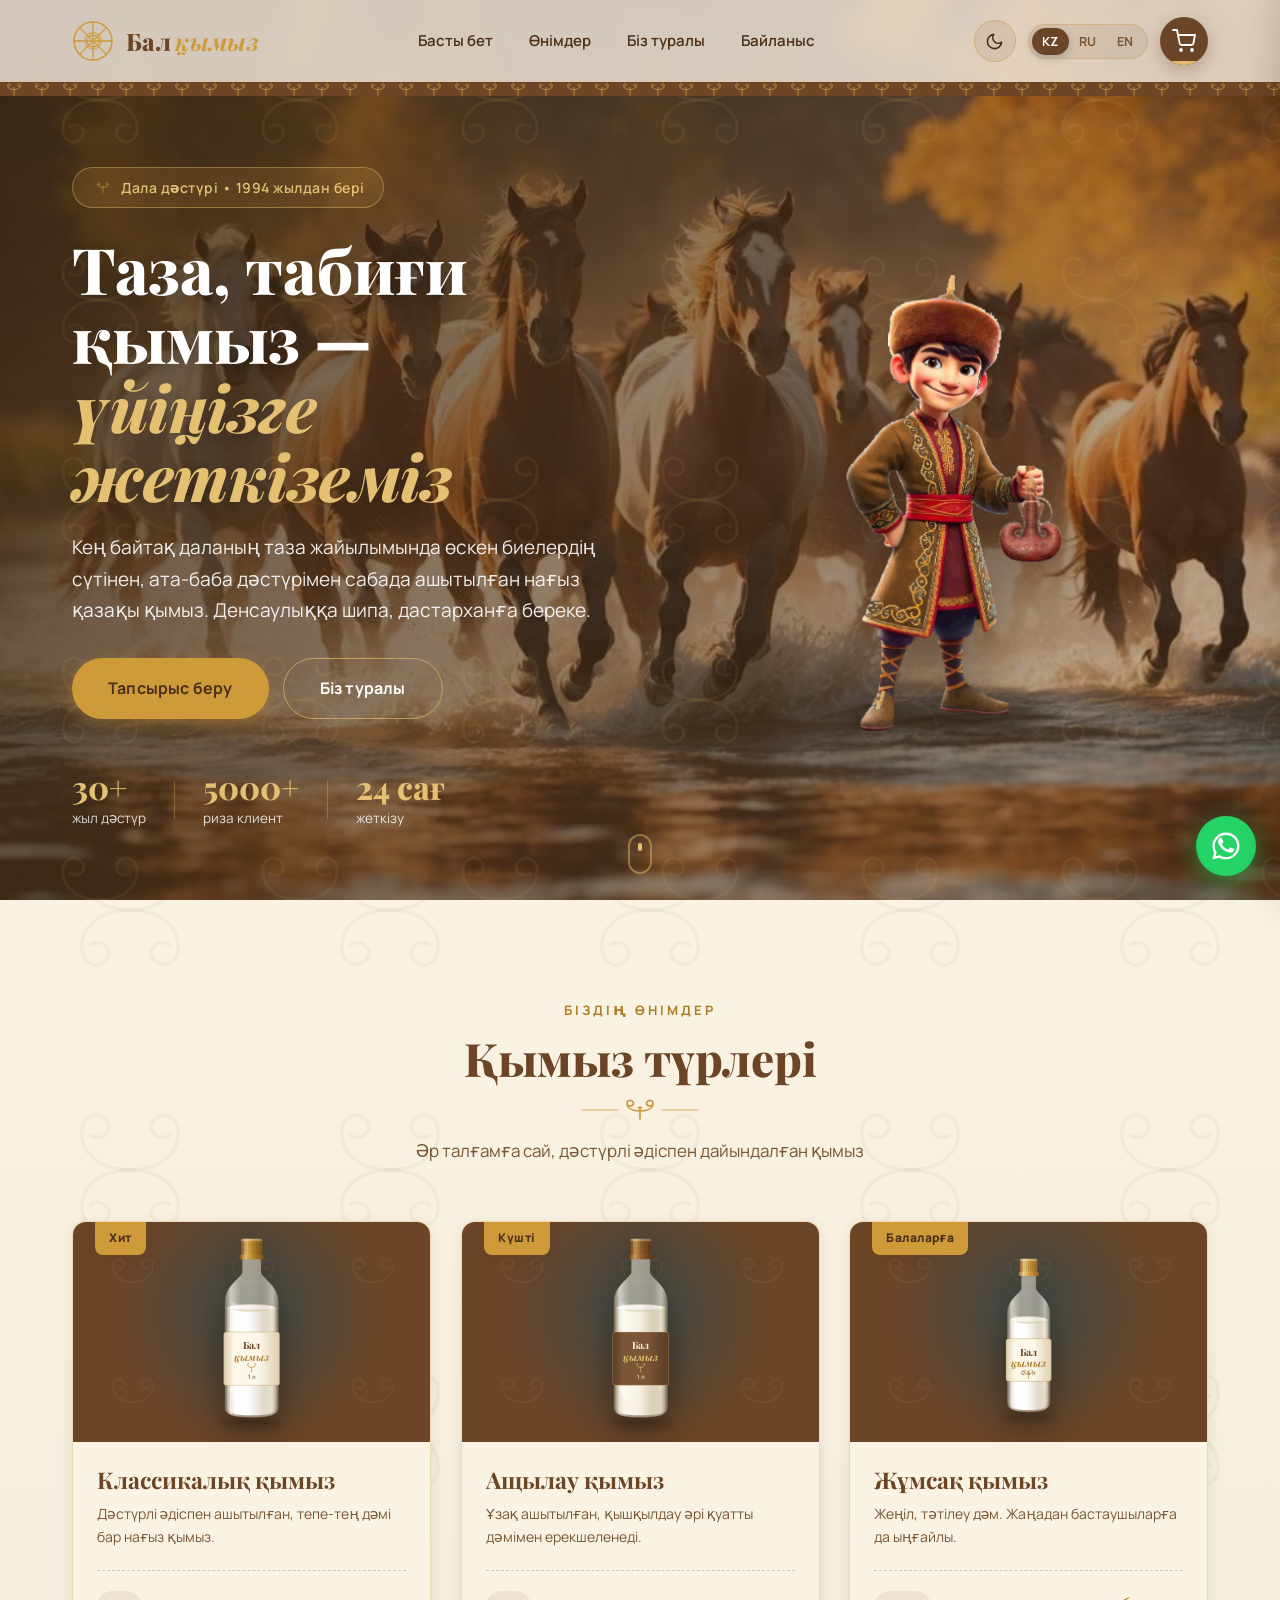
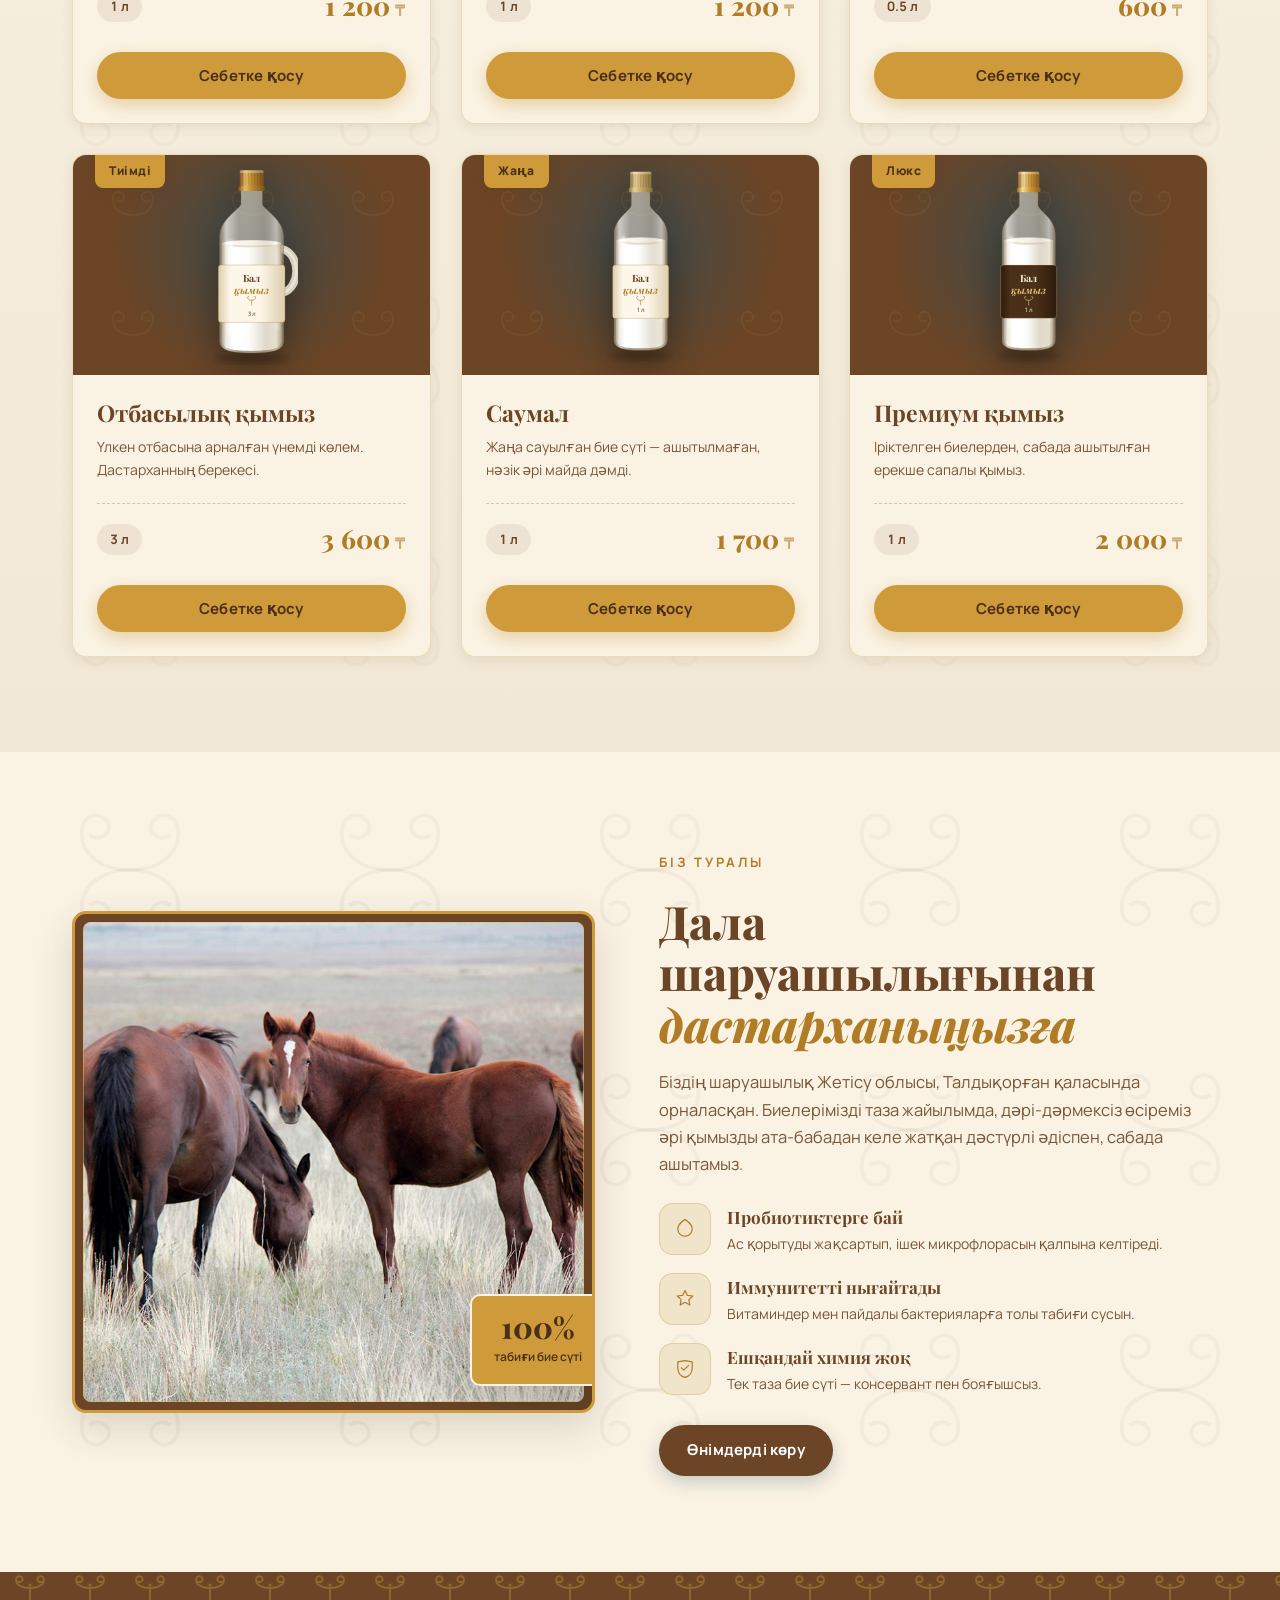
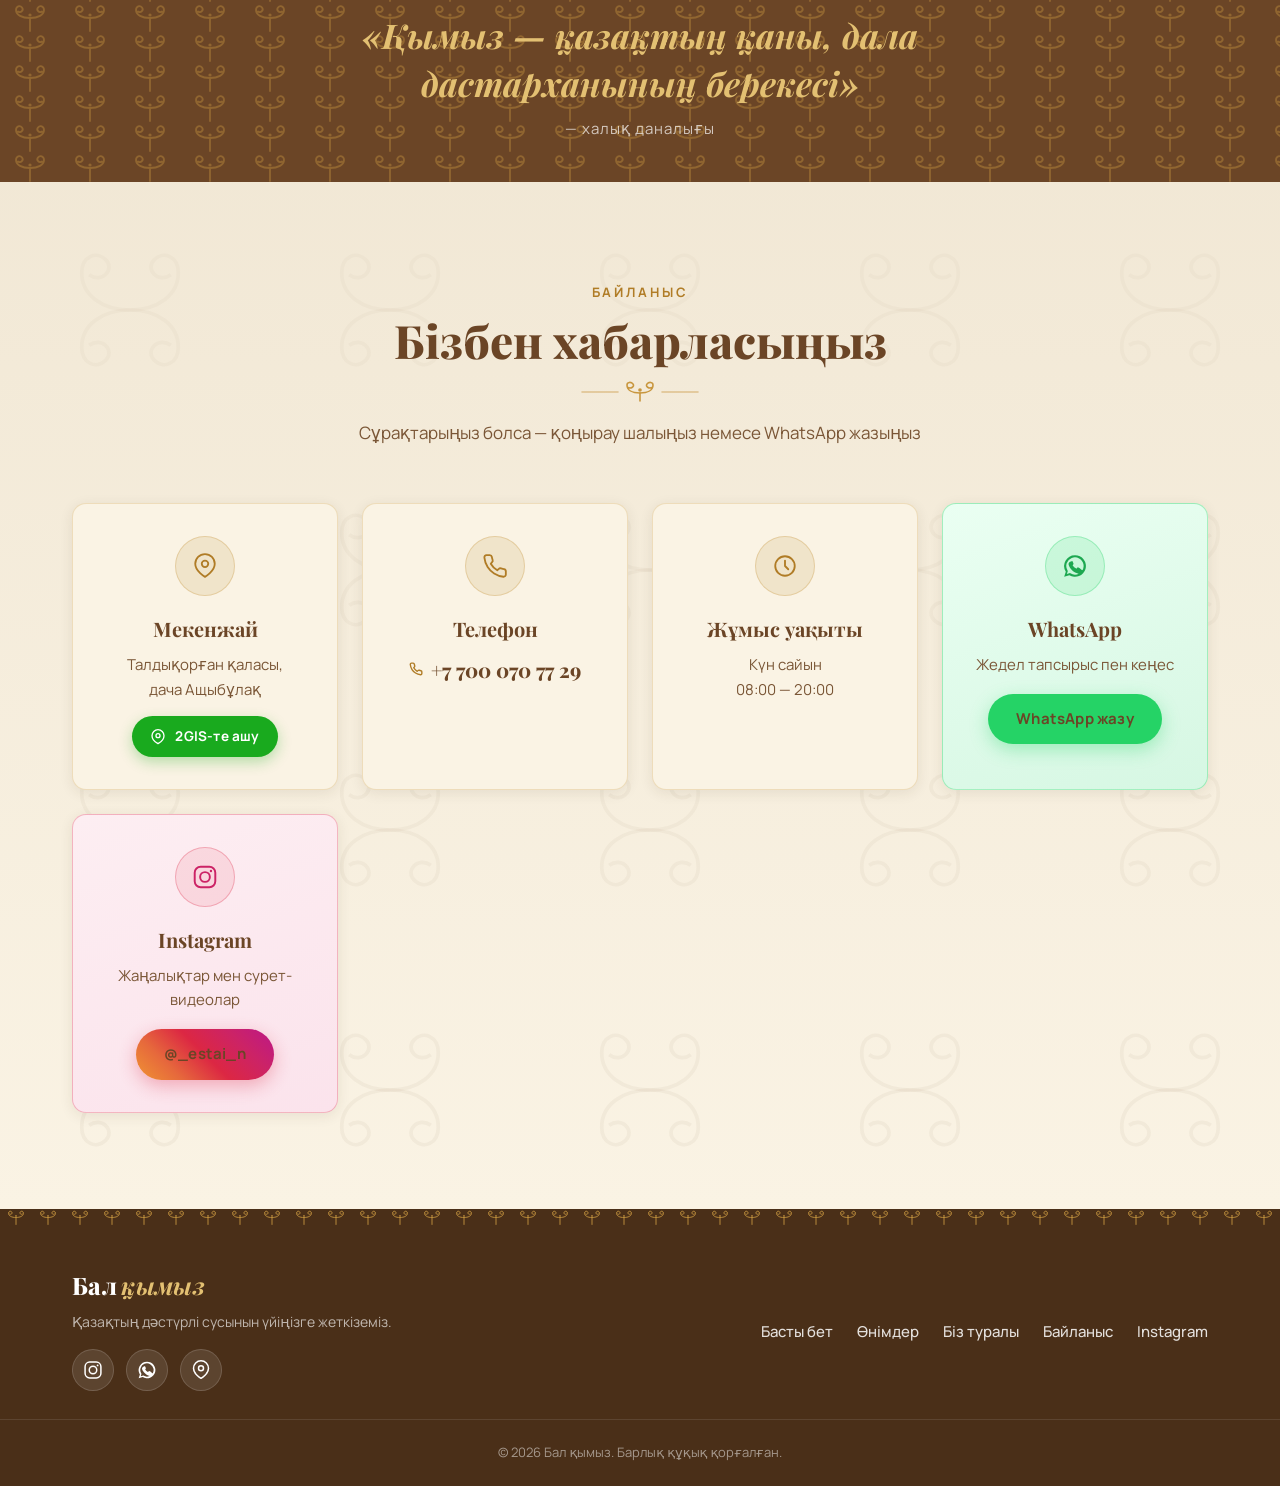
<file: index.html>
<!DOCTYPE html>
<html lang="kk">
<head>
  <meta charset="UTF-8" />
  <meta name="viewport" content="width=device-width, initial-scale=1.0" />
  <title>Бал қымыз — Дала дәстүрінің таза дәмі</title>
  <meta name="description" content="Ата-баба дәстүрімен сабада ашытылған таза әрі табиғи қымыз. Талдықорған қаласы. Үйіңізге жеткіземіз." />
  <meta name="theme-color" content="#6b4526" />

  <!-- ===== Сілтеме превьюі (WhatsApp, Instagram, Telegram, Facebook) ===== -->
  <meta property="og:type" content="website" />
  <meta property="og:site_name" content="Бал қымыз" />
  <meta property="og:url" content="https://qymyz-iota.vercel.app/" />
  <meta property="og:title" content="Бал қымыз — таза, табиғи қымыз үйіңізге" />
  <meta property="og:description" content="Ата-баба дәстүрімен сабада ашытылған нағыз қазақы қымыз. Талдықорған қаласы. Тапсырыс: +7 700 070 77 29" />
  <meta property="og:image" content="https://qymyz-iota.vercel.app/images/og.jpg" />
  <meta property="og:image:width" content="1200" />
  <meta property="og:image:height" content="630" />
  <meta property="og:image:alt" content="Бал қымыз — далада шауып бара жатқан жылқылар" />
  <meta property="og:locale" content="kk_KZ" />
  <meta property="og:locale:alternate" content="ru_RU" />
  <meta property="og:locale:alternate" content="en_US" />
  <meta name="twitter:card" content="summary_large_image" />
  <meta name="twitter:title" content="Бал қымыз — таза, табиғи қымыз үйіңізге" />
  <meta name="twitter:description" content="Ата-баба дәстүрімен сабада ашытылған нағыз қазақы қымыз. Талдықорған қаласы." />
  <meta name="twitter:image" content="https://qymyz-iota.vercel.app/images/og.jpg" />

  <!-- ===== Қойынды белгісі (favicon) — шаңырақ ===== -->
  <link rel="icon" type="image/svg+xml" href="data:image/svg+xml,%3Csvg xmlns='http://www.w3.org/2000/svg' viewBox='0 0 64 64'%3E%3Crect width='64' height='64' rx='14' fill='%236b4526'/%3E%3Cg fill='none' stroke='%23cf9a3a' stroke-width='3' stroke-linecap='round'%3E%3Ccircle cx='32' cy='32' r='20'/%3E%3Ccircle cx='32' cy='32' r='6.5'/%3E%3Cline x1='32' y1='12' x2='32' y2='52'/%3E%3Cline x1='12' y1='32' x2='52' y2='32'/%3E%3Cline x1='18' y1='18' x2='46' y2='46'/%3E%3Cline x1='46' y1='18' x2='18' y2='46'/%3E%3C/g%3E%3C/svg%3E" />
  <link rel="apple-touch-icon" href="images/icon-180.png" />

  <link rel="canonical" href="https://qymyz-iota.vercel.app/" />

  <!-- ===== Google-ға арналған құрылымдық дерек (жергілікті бизнес) ===== -->
  <script type="application/ld+json">
  {
    "@context": "https://schema.org",
    "@type": "LocalBusiness",
    "name": "Бал қымыз",
    "description": "Ата-баба дәстүрімен сабада ашытылған таза әрі табиғи қымыз. Талдықорған қаласы бойынша жеткіземіз.",
    "url": "https://qymyz-iota.vercel.app/",
    "image": "https://qymyz-iota.vercel.app/images/og.jpg",
    "telephone": "+77000707729",
    "priceRange": "600–3600 ₸",
    "currenciesAccepted": "KZT",
    "address": {
      "@type": "PostalAddress",
      "streetAddress": "дача Ащыбұлақ",
      "addressLocality": "Талдықорған",
      "addressRegion": "Жетісу облысы",
      "addressCountry": "KZ"
    },
    "geo": {
      "@type": "GeoCoordinates",
      "latitude": 45.023915,
      "longitude": 78.453023
    },
    "openingHoursSpecification": [{
      "@type": "OpeningHoursSpecification",
      "dayOfWeek": ["Monday","Tuesday","Wednesday","Thursday","Friday","Saturday","Sunday"],
      "opens": "08:00",
      "closes": "20:00"
    }],
    "sameAs": [
      "https://instagram.com/_estai_n",
      "https://2gis.kz/almaty/geo/70030076977916638/78.453023,45.023915"
    ],
    "makesOffer": [
      { "@type": "Offer", "itemOffered": { "@type": "Product", "name": "Классикалық қымыз, 1 л" }, "price": "1200", "priceCurrency": "KZT" },
      { "@type": "Offer", "itemOffered": { "@type": "Product", "name": "Саумал, 1 л" }, "price": "1700", "priceCurrency": "KZT" },
      { "@type": "Offer", "itemOffered": { "@type": "Product", "name": "Премиум қымыз, 1 л" }, "price": "2000", "priceCurrency": "KZT" }
    ]
  }
  </script>

  <link rel="preconnect" href="https://fonts.googleapis.com" />
  <link rel="preconnect" href="https://fonts.gstatic.com" crossorigin />
  <link href="https://fonts.googleapis.com/css2?family=Playfair+Display:ital,wght@0,500;0,700;0,800;0,900;1,500;1,700&family=Manrope:wght@400;500;600;700&display=swap" rel="stylesheet" />
  <link rel="stylesheet" href="styles.css?v=2" />
</head>
<body>

  <!-- ================= HEADER / NAVBAR ================= -->
  <header class="header" id="header">
    <div class="container header__inner">
      <a href="#hero" class="logo" aria-label="Бал қымыз">
        <span class="logo__mark" aria-hidden="true">
          <!-- Шаңырақ таңбасы -->
          <svg viewBox="0 0 64 64" width="42" height="42">
            <circle cx="32" cy="32" r="29" fill="none" stroke="currentColor" stroke-width="2.4"/>
            <circle cx="32" cy="32" r="9"  fill="none" stroke="currentColor" stroke-width="2"/>
            <g stroke="currentColor" stroke-width="2" stroke-linecap="round">
              <line x1="32" y1="4"  x2="32" y2="60"/>
              <line x1="4"  y1="32" x2="60" y2="32"/>
              <line x1="12" y1="12" x2="52" y2="52"/>
              <line x1="52" y1="12" x2="12" y2="52"/>
            </g>
            <g stroke="currentColor" stroke-width="1.6" fill="none" opacity=".9">
              <path d="M23 23 Q32 16 41 23"/>
              <path d="M23 41 Q32 48 41 41"/>
              <path d="M23 23 Q16 32 23 41"/>
              <path d="M41 23 Q48 32 41 41"/>
            </g>
          </svg>
        </span>
        <span class="logo__text">Бал<em>қымыз</em></span>
      </a>

      <nav class="nav" id="nav">
        <a href="#hero" class="nav__link" data-i18n="nav_home">Басты бет</a>
        <a href="#products" class="nav__link" data-i18n="nav_products">Өнімдер</a>
        <a href="#about" class="nav__link" data-i18n="nav_about">Біз туралы</a>
        <a href="#contact" class="nav__link" data-i18n="nav_contact">Байланыс</a>
      </nav>

      <div class="header__actions">
        <button class="theme-btn" id="themeBtn" aria-label="Түнгі/күндізгі режим" title="Түнгі режим">
          <svg class="ico-moon" viewBox="0 0 24 24" fill="none" stroke="currentColor" stroke-width="2" stroke-linecap="round" stroke-linejoin="round"><path d="M21 12.8A9 9 0 1 1 11.2 3a7 7 0 0 0 9.8 9.8z"/></svg>
          <svg class="ico-sun" viewBox="0 0 24 24" fill="none" stroke="currentColor" stroke-width="2" stroke-linecap="round" stroke-linejoin="round"><circle cx="12" cy="12" r="4.5"/><path d="M12 2v2.5M12 19.5V22M2 12h2.5M19.5 12H22M4.9 4.9l1.8 1.8M17.3 17.3l1.8 1.8M19.1 4.9l-1.8 1.8M6.7 17.3l-1.8 1.8"/></svg>
        </button>
        <div class="lang" id="lang" role="group" aria-label="Тіл / Язык / Language">
          <button class="lang__btn" data-lang="kz">KZ</button>
          <button class="lang__btn" data-lang="ru">RU</button>
          <button class="lang__btn" data-lang="en">EN</button>
        </div>
        <button class="cart-btn" id="cartBtn" aria-label="Себетті ашу">
          <span class="cart-btn__liquid" id="cartLiquid" aria-hidden="true"></span>
          <svg viewBox="0 0 24 24" width="24" height="24" fill="none" stroke="currentColor" stroke-width="1.8" stroke-linecap="round" stroke-linejoin="round">
            <circle cx="9" cy="21" r="1"/><circle cx="20" cy="21" r="1"/>
            <path d="M1 1h4l2.68 13.39a2 2 0 0 0 2 1.61h9.72a2 2 0 0 0 2-1.61L23 6H6"/>
          </svg>
          <span class="cart-btn__count" id="cartCount">0</span>
        </button>
        <button class="burger" id="burger" aria-label="Мәзір">
          <span></span><span></span><span></span>
        </button>
      </div>
    </div>
    <!-- Ою-өрнек жолағы -->
    <div class="ornament-band" aria-hidden="true"></div>
  </header>

  <!-- ================= HERO ================= -->
  <section class="hero" id="hero">
    <div class="hero__pattern" aria-hidden="true"></div>
    <div class="container hero__inner">
      <div class="hero__content">
        <span class="hero__badge" data-i18n="hero_badge">Дала дәстүрі • 1994 жылдан бері</span>
        <h1 class="hero__title" data-i18n="hero_title">Таза, табиғи қымыз —<br><span>үйіңізге жеткіземіз</span></h1>
        <p class="hero__text" data-i18n="hero_text">
          Кең байтақ даланың таза жайылымында өскен биелердің сүтінен,
          ата-баба дәстүрімен сабада ашытылған нағыз қазақы қымыз.
          Денсаулыққа шипа, дастарханға береке.
        </p>
        <div class="hero__actions">
          <a href="#products" class="btn btn--gold btn--lg" data-i18n="hero_order">Тапсырыс беру</a>
          <a href="#about" class="btn btn--outline btn--lg" data-i18n="hero_about">Біз туралы</a>
        </div>
        <div class="hero__stats">
          <div><strong>30+</strong><span data-i18n="stat_years">жыл дәстүр</span></div>
          <div class="hero__stats-div" aria-hidden="true"></div>
          <div><strong>5000+</strong><span data-i18n="stat_clients">риза клиент</span></div>
          <div class="hero__stats-div" aria-hidden="true"></div>
          <div><strong data-i18n="stat_24">24 сағ</strong><span data-i18n="stat_delivery">жеткізу</span></div>
        </div>
      </div>

      <!-- 3D қымыз құйылу сахнасы (көп қабатты, parallax) -->
      <div class="hero__visual" aria-hidden="true">
        <div class="scene3d" id="scene3d">

          <!-- ортақ градиенттер мен филтрлер -->
          <svg class="defs-svg" width="0" height="0" viewBox="0 0 380 470">
            <defs>
              <linearGradient id="chapanG" x1="0" y1="0" x2="1" y2="1">
                <stop offset="0" stop-color="#8a5a2e"/><stop offset="0.55" stop-color="#6b4526"/><stop offset="1" stop-color="#4a2f18"/>
              </linearGradient>
              <linearGradient id="sleeveG" x1="0" y1="0" x2="1" y2="0">
                <stop offset="0" stop-color="#5c3a1f"/><stop offset="1" stop-color="#7a5028"/>
              </linearGradient>
              <radialGradient id="skinG" cx="0.4" cy="0.35" r="0.8">
                <stop offset="0" stop-color="#f2c79c"/><stop offset="1" stop-color="#dda474"/>
              </radialGradient>
              <radialGradient id="keseG" cx="0.42" cy="0.28" r="0.9">
                <stop offset="0" stop-color="#faf3e4"/><stop offset="1" stop-color="#d8c6a2"/>
              </radialGradient>
              <radialGradient id="milkTop" cx="0.4" cy="0.35" r="0.85">
                <stop offset="0" stop-color="#ffffff"/><stop offset="1" stop-color="#f0e8d6"/>
              </radialGradient>
              <filter id="blurS"><feGaussianBlur stdDeviation="7"/></filter>
            </defs>
          </svg>

          <!-- ҚАБАТ 1: жер көлеңкесі -->
          <div class="layer layer--shadow">
            <svg viewBox="0 0 380 470">
              <ellipse class="pour-shadow" cx="190" cy="436" rx="96" ry="15" fill="#1a0e05" opacity=".32" filter="url(#blurS)"/>
            </svg>
          </div>

          <!-- ҚАБАТ 2: БАЛА (сурет) -->
          <div class="layer layer--bowl">
            <img class="kid-img" src="images/aldar.webp" alt="" width="529" height="1115" decoding="async" />
          </div>

          <!-- ҚАБАТ 3: кеседен көтерілген жеңіл бу -->
          <div class="layer layer--jug">
            <svg viewBox="0 0 380 470">
              <g fill="none" stroke="#f4ecd9" stroke-width="2.6" stroke-linecap="round" opacity="0">
                <path d="M176 226 q-5 -12 1 -22 q5 -9 1 -18">
                  <animate attributeName="opacity" values="0;.45;0" dur="3.4s" repeatCount="indefinite"/>
                  <animateTransform attributeName="transform" type="translate" values="0 6; 0 -22" dur="3.4s" repeatCount="indefinite"/>
                </path>
                <path d="M190 222 q5 -13 -1 -23 q-5 -9 0 -17">
                  <animate attributeName="opacity" values="0;.4;0" dur="3.8s" begin="1.1s" repeatCount="indefinite"/>
                  <animateTransform attributeName="transform" type="translate" values="0 6; 0 -26" dur="3.8s" begin="1.1s" repeatCount="indefinite"/>
                </path>
                <path d="M205 226 q-5 -11 1 -20">
                  <animate attributeName="opacity" values="0;.35;0" dur="3.2s" begin="2.2s" repeatCount="indefinite"/>
                  <animateTransform attributeName="transform" type="translate" values="0 6; 0 -20" dur="3.2s" begin="2.2s" repeatCount="indefinite"/>
                </path>
              </g>
            </svg>
          </div>

        </div>
      </div>
    </div>
    <div class="hero__scroll" aria-hidden="true"><span></span></div>
  </section>

  <!-- ================= PRODUCTS ================= -->
  <section class="section products" id="products">
    <div class="container">
      <div class="section__head">
        <span class="section__eyebrow" data-i18n="prod_eyebrow">Біздің өнімдер</span>
        <h2 class="section__title" data-i18n="prod_title">Қымыз түрлері</h2>
        <div class="section__deco" aria-hidden="true"></div>
        <p class="section__subtitle" data-i18n="prod_subtitle">Әр талғамға сай, дәстүрлі әдіспен дайындалған қымыз</p>
      </div>

      <div class="products__grid" id="productsGrid"><!-- JS --></div>
    </div>
  </section>

  <!-- ================= ABOUT ================= -->
  <section class="section about" id="about">
    <div class="container about__inner">
      <div class="about__media">
        <div class="about__frame">
          <img class="about__art" src="images/about.jpg" alt="Далада жайылып жүрген жылқылар" loading="lazy" />
          <div class="about__badge">
            <strong>100%</strong><span data-i18n="about_badge">табиғи бие сүті</span>
          </div>
        </div>
      </div>

      <div class="about__content">
        <span class="section__eyebrow" data-i18n="about_eyebrow">Біз туралы</span>
        <h2 class="section__title" data-i18n="about_title">Дала шаруашылығынан <em>дастарханыңызға</em></h2>
        <p class="about__lead" data-i18n="about_lead">
          Біздің шаруашылық Жетісу облысы, Талдықорған қаласында орналасқан.
          Биелерімізді таза жайылымда, дәрі-дәрмексіз өсіреміз әрі қымызды
          ата-бабадан келе жатқан дәстүрлі әдіспен, сабада ашытамыз.
        </p>
        <ul class="about__list">
          <li>
            <span class="about__ico" aria-hidden="true">
              <svg viewBox="0 0 40 40" width="24" height="24" fill="none" stroke="currentColor" stroke-width="2" stroke-linecap="round" stroke-linejoin="round"><path d="M20 4c-6 4-12 8-12 16a12 12 0 0 0 24 0c0-8-6-12-12-16z"/></svg>
            </span>
            <div><strong data-i18n="feat1_t">Пробиотиктерге бай</strong><p data-i18n="feat1_d">Ас қорытуды жақсартып, ішек микрофлорасын қалпына келтіреді.</p></div>
          </li>
          <li>
            <span class="about__ico" aria-hidden="true">
              <svg viewBox="0 0 40 40" width="24" height="24" fill="none" stroke="currentColor" stroke-width="2" stroke-linecap="round" stroke-linejoin="round"><path d="M20 6l4 8 9 1-6.5 6 1.5 9-8-4.5-8 4.5 1.5-9L7 15l9-1z"/></svg>
            </span>
            <div><strong data-i18n="feat2_t">Иммунитетті нығайтады</strong><p data-i18n="feat2_d">Витаминдер мен пайдалы бактерияларға толы табиғи сусын.</p></div>
          </li>
          <li>
            <span class="about__ico" aria-hidden="true">
              <svg viewBox="0 0 40 40" width="24" height="24" fill="none" stroke="currentColor" stroke-width="2" stroke-linecap="round" stroke-linejoin="round"><path d="M20 34c8-2 12-8 12-16V8l-12-2L8 8v10c0 8 4 14 12 16z"/><path d="M14 18l4 4 8-8"/></svg>
            </span>
            <div><strong data-i18n="feat3_t">Ешқандай химия жоқ</strong><p data-i18n="feat3_d">Тек таза бие сүті — консервант пен бояғышсыз.</p></div>
          </li>
        </ul>
        <a href="#products" class="btn btn--dark" data-i18n="about_view">Өнімдерді көру</a>
      </div>
    </div>
  </section>

  <!-- ================= QUOTE / BÖLGİŞ ================= -->
  <section class="quote">
    <div class="quote__pattern" aria-hidden="true"></div>
    <div class="container">
      <p class="quote__text" data-i18n="quote_text">«Қымыз — қазақтың қаны, дала дастарханының берекесі»</p>
      <span class="quote__author" data-i18n="quote_author">— халық даналығы</span>
    </div>
  </section>

  <!-- ================= CONTACT ================= -->
  <section class="section contact" id="contact">
    <div class="container">
      <div class="section__head">
        <span class="section__eyebrow" data-i18n="contact_eyebrow">Байланыс</span>
        <h2 class="section__title" data-i18n="contact_title">Бізбен хабарласыңыз</h2>
        <div class="section__deco" aria-hidden="true"></div>
        <p class="section__subtitle" data-i18n="contact_subtitle">Сұрақтарыңыз болса — қоңырау шалыңыз немесе WhatsApp жазыңыз</p>
      </div>

      <div class="contact__grid">
        <div class="contact__card">
          <span class="contact__ico" aria-hidden="true">
            <svg viewBox="0 0 24 24" width="26" height="26" fill="none" stroke="currentColor" stroke-width="1.7" stroke-linecap="round" stroke-linejoin="round"><path d="M21 10c0 7-9 12-9 12s-9-5-9-12a9 9 0 0 1 18 0z"/><circle cx="12" cy="10" r="3"/></svg>
          </span>
          <h3 data-i18n="c_addr_t">Мекенжай</h3>
          <p data-i18n="c_addr_v">Талдықорған қаласы,<br>дача Ащыбұлақ</p>
          <a href="https://2gis.kz/almaty/geo/70030076977916638/78.453023,45.023915" target="_blank" rel="noopener" class="btn btn--map">
            <svg viewBox="0 0 24 24" width="16" height="16" fill="none" stroke="currentColor" stroke-width="2" stroke-linecap="round" stroke-linejoin="round"><path d="M21 10c0 7-9 12-9 12s-9-5-9-12a9 9 0 0 1 18 0z"/><circle cx="12" cy="10" r="3"/></svg>
            <span data-i18n="c_addr_map">2GIS-те ашу</span>
          </a>
        </div>
        <div class="contact__card">
          <span class="contact__ico" aria-hidden="true">
            <svg viewBox="0 0 24 24" width="26" height="26" fill="none" stroke="currentColor" stroke-width="1.7" stroke-linecap="round" stroke-linejoin="round"><path d="M22 16.9v3a2 2 0 0 1-2.2 2 19.8 19.8 0 0 1-8.6-3 19.5 19.5 0 0 1-6-6 19.8 19.8 0 0 1-3-8.6A2 2 0 0 1 4.1 2h3a2 2 0 0 1 2 1.7c.1.9.4 1.8.7 2.7a2 2 0 0 1-.5 2.1L8.1 9.9a16 16 0 0 0 6 6l1.4-1.2a2 2 0 0 1 2.1-.5c.9.3 1.8.6 2.7.7a2 2 0 0 1 1.7 2z"/></svg>
          </span>
          <h3 data-i18n="c_phone_t">Телефон</h3>
          <p><a href="tel:+77000707729" class="phone-link">
            <svg viewBox="0 0 24 24" width="14" height="14" fill="none" stroke="currentColor" stroke-width="2.4" stroke-linecap="round" stroke-linejoin="round"><path d="M22 16.9v3a2 2 0 0 1-2.2 2 19.8 19.8 0 0 1-8.6-3 19.5 19.5 0 0 1-6-6 19.8 19.8 0 0 1-3-8.6A2 2 0 0 1 4.1 2h3a2 2 0 0 1 2 1.7c.1.9.4 1.8.7 2.7a2 2 0 0 1-.5 2.1L8.1 9.9a16 16 0 0 0 6 6l1.4-1.2a2 2 0 0 1 2.1-.5c.9.3 1.8.6 2.7.7a2 2 0 0 1 1.7 2z"/></svg>
            +7 700 070 77 29
          </a></p>
        </div>
        <div class="contact__card">
          <span class="contact__ico" aria-hidden="true">
            <svg viewBox="0 0 24 24" width="26" height="26" fill="none" stroke="currentColor" stroke-width="1.7" stroke-linecap="round" stroke-linejoin="round"><circle cx="12" cy="12" r="9"/><path d="M12 7v5l3 3"/></svg>
          </span>
          <h3 data-i18n="c_hours_t">Жұмыс уақыты</h3>
          <p data-i18n="c_hours_v">Күн сайын<br>08:00 — 20:00</p>
        </div>
        <div class="contact__card contact__card--wa">
          <span class="contact__ico" aria-hidden="true">
            <svg viewBox="0 0 24 24" width="26" height="26" fill="currentColor"><path d="M12 2a10 10 0 0 0-8.5 15.3L2 22l4.8-1.5A10 10 0 1 0 12 2zm0 18a8 8 0 0 1-4.3-1.3l-.3-.2-2.9.9.9-2.8-.2-.3A8 8 0 1 1 12 20zm4.4-6c-.2-.1-1.4-.7-1.6-.8-.2-.1-.4-.1-.5.1l-.7.9c-.1.1-.3.2-.5.1a6.5 6.5 0 0 1-3.2-2.8c-.1-.2 0-.4.1-.5l.4-.5.2-.4v-.4l-.8-1.8c-.2-.5-.4-.4-.5-.4h-.5a1 1 0 0 0-.7.3A3 3 0 0 0 6 9.9c0 1.7 1.3 3.4 1.4 3.6.2.2 2.5 3.8 6 5 .8.3 1.5.5 2 .6.8.1 1.5.1 2-.1.6-.2 1.4-.9 1.6-1.5.2-.6.2-1 .1-1.1z"/></svg>
          </span>
          <h3>WhatsApp</h3>
          <p data-i18n="c_wa_v">Жедел тапсырыс пен кеңес</p>
          <a href="https://wa.me/77000707729" target="_blank" rel="noopener" class="btn btn--wa" data-i18n="c_wa_btn">WhatsApp жазу</a>
        </div>
        <div class="contact__card contact__card--ig">
          <span class="contact__ico" aria-hidden="true">
            <svg viewBox="0 0 24 24" width="26" height="26" fill="none" stroke="currentColor" stroke-width="1.8" stroke-linecap="round" stroke-linejoin="round"><rect x="2.5" y="2.5" width="19" height="19" rx="5.5"/><circle cx="12" cy="12" r="4.5"/><circle cx="17.5" cy="6.5" r="1.1" fill="currentColor" stroke="none"/></svg>
          </span>
          <h3>Instagram</h3>
          <p data-i18n="c_ig_v">Жаңалықтар мен сурет-видеолар</p>
          <a href="https://instagram.com/_estai_n" target="_blank" rel="noopener" class="btn btn--ig">@_estai_n</a>
        </div>
      </div>
    </div>
  </section>

  <!-- ================= FOOTER ================= -->
  <footer class="footer">
    <div class="footer__band" aria-hidden="true"></div>
    <div class="container footer__inner">
      <div class="footer__brand">
        <span class="logo__text">Бал<em>қымыз</em></span>
        <p data-i18n="footer_tagline">Қазақтың дәстүрлі сусынын үйіңізге жеткіземіз.</p>
        <div class="footer__social">
          <a href="https://instagram.com/_estai_n" target="_blank" rel="noopener" class="footer__soc-btn" aria-label="Instagram">
            <svg viewBox="0 0 24 24" width="20" height="20" fill="none" stroke="currentColor" stroke-width="1.8" stroke-linecap="round" stroke-linejoin="round"><rect x="2.5" y="2.5" width="19" height="19" rx="5.5"/><circle cx="12" cy="12" r="4.5"/><circle cx="17.5" cy="6.5" r="1.1" fill="currentColor" stroke="none"/></svg>
          </a>
          <a href="https://wa.me/77000707729" target="_blank" rel="noopener" class="footer__soc-btn" aria-label="WhatsApp">
            <svg viewBox="0 0 24 24" width="20" height="20" fill="currentColor"><path d="M12 2a10 10 0 0 0-8.5 15.3L2 22l4.8-1.5A10 10 0 1 0 12 2zm0 18a8 8 0 0 1-4.3-1.3l-.3-.2-2.9.9.9-2.8-.2-.3A8 8 0 1 1 12 20zm4.4-6c-.2-.1-1.4-.7-1.6-.8-.2-.1-.4-.1-.5.1l-.7.9c-.1.1-.3.2-.5.1a6.5 6.5 0 0 1-3.2-2.8c-.1-.2 0-.4.1-.5l.4-.5.2-.4v-.4l-.8-1.8c-.2-.5-.4-.4-.5-.4h-.5a1 1 0 0 0-.7.3A3 3 0 0 0 6 9.9c0 1.7 1.3 3.4 1.4 3.6.2.2 2.5 3.8 6 5 .8.3 1.5.5 2 .6.8.1 1.5.1 2-.1.6-.2 1.4-.9 1.6-1.5.2-.6.2-1 .1-1.1z"/></svg>
          </a>
          <a href="https://2gis.kz/almaty/geo/70030076977916638/78.453023,45.023915" target="_blank" rel="noopener" class="footer__soc-btn" aria-label="2GIS">
            <svg viewBox="0 0 24 24" width="20" height="20" fill="none" stroke="currentColor" stroke-width="1.8" stroke-linecap="round" stroke-linejoin="round"><path d="M21 10c0 7-9 12-9 12s-9-5-9-12a9 9 0 0 1 18 0z"/><circle cx="12" cy="10" r="3"/></svg>
          </a>
        </div>
      </div>
      <div class="footer__links">
        <a href="#hero" data-i18n="nav_home">Басты бет</a>
        <a href="#products" data-i18n="nav_products">Өнімдер</a>
        <a href="#about" data-i18n="nav_about">Біз туралы</a>
        <a href="#contact" data-i18n="nav_contact">Байланыс</a>
        <a href="https://instagram.com/_estai_n" target="_blank" rel="noopener">Instagram</a>
      </div>
    </div>
    <p class="footer__copy" data-i18n="footer_copy">© 2026 Бал қымыз. Барлық құқық қорғалған.</p>
  </footer>

  <!-- ================= CART SIDEBAR ================= -->
  <div class="cart-overlay" id="cartOverlay"></div>
  <aside class="cart" id="cart" aria-label="Себет">
    <div class="cart__head">
      <h3 data-i18n="cart_title">Себет</h3>
      <button class="cart__close" id="cartClose" aria-label="Жабу">&times;</button>
    </div>
    <div class="cart__body" id="cartBody"><!-- JS --></div>
    <div class="cart__footer" id="cartFooter">
      <div class="cart__total">
        <span data-i18n="cart_total">Жалпы сома:</span>
        <strong id="cartTotal">0 ₸</strong>
      </div>
      <button class="btn btn--wa btn--block" id="checkoutBtn" data-i18n="cart_checkout">WhatsApp-пен тапсырыс беру</button>
      <p class="cart__note" data-i18n="cart_note">Тапсырыс WhatsApp арқылы жіберіледі</p>
    </div>
  </aside>

  <!-- ================= STICKY WHATSAPP ================= -->
  <a href="https://wa.me/77000707729" target="_blank" rel="noopener" class="wa-float" aria-label="WhatsApp">
    <svg viewBox="0 0 32 32" width="28" height="28" fill="currentColor">
      <path d="M16 .5C7.4.5.5 7.4.5 16c0 2.8.7 5.4 2 7.7L.5 31.5l8-2.1c2.2 1.2 4.8 1.9 7.5 1.9 8.6 0 15.5-6.9 15.5-15.5S24.6.5 16 .5zm0 28.2c-2.4 0-4.7-.7-6.7-1.9l-.5-.3-4.7 1.2 1.3-4.6-.3-.5c-1.3-2-2-4.4-2-6.9C3.4 9 9 3.4 16 3.4S28.6 9 28.6 16 23 28.7 16 28.7zm8.5-9.4c-.5-.2-2.8-1.4-3.2-1.5-.4-.2-.7-.2-1 .2-.3.5-1.1 1.5-1.4 1.7-.3.2-.5.3-1 .1-.5-.2-2-.7-3.8-2.3-1.4-1.3-2.3-2.8-2.6-3.3-.3-.5 0-.7.2-1 .2-.2.5-.5.7-.8.2-.3.3-.5.5-.8.2-.3.1-.6 0-.8-.1-.2-1-2.4-1.4-3.3-.4-.9-.7-.7-1-.8h-.8c-.3 0-.8.1-1.2.6-.4.5-1.6 1.5-1.6 3.7s1.6 4.3 1.9 4.6c.2.3 3.2 4.9 7.7 6.8 1.1.5 1.9.7 2.6.9 1.1.3 2 .3 2.8.2.9-.1 2.8-1.1 3.2-2.2.4-1.1.4-2 .3-2.2-.1-.2-.4-.3-.9-.5z"/>
    </svg>
  </a>

  <!-- ================= TOAST ================= -->
  <div class="toast" id="toast"></div>

  <script src="script.js?v=2"></script>
</body>
</html>
</file>
<file: styles.css>
/* ============================================================
   БАЛ ҚЫМЫЗ — дизайн токендері
   Бүкіл сайттың түсі осы жерден басқарылады.
   Брендинг өзгерсе — тек осы блокты түзетесіз.
   ============================================================ */
:root{
  /* ---------- ТҮС ПАЛИТРАСЫ ---------- */
  --c-bg:          #faf3e4;   /* Сірге пергаменті — негізгі фон       */
  --c-surface:     #f0e4ca;   /* Ашық сірге — карточка, қосымша фон   */
  --c-brand:       #6b4526;   /* Саба қоңыры — негізгі бренд түсі     */
  --c-brand-soft:  #8a5e36;   /* Ашық саба — көлеңкелеу              */
  --c-deep:        #4a2f18;   /* Қара сірге — footer, цитата, жолақ   */
  --c-honey:       #cf9a3a;   /* Бал алтыны — акцент, батырма, баға   */
  --c-honey-soft:  #e3c072;   /* Саумал шуағы — жарқыл, hover        */
  --c-honey-deep:  #b07c26;   /* Қою бал — серифті баға, eyebrow      */
  --c-ink:         #3a2814;   /* Күйген қоңыр — негізгі мәтін         */
  --c-ink-strong:  #4a3018;   /* Қою мәтін — тақырыпша               */
  --c-muted:       #7a5636;   /* Солғын мәтін — сипаттама            */
  --c-line:        rgba(207,154,58,.28);  /* Ою жібі — шекара, бөлгіш */
  --wa:            #25d366;
  --wa-dark:       #1da851;

  /* ---------- КӨЛЕҢКЕ ---------- */
  --shadow-sm: 0 3px 14px rgba(58,40,20,.09);
  --shadow-md: 0 14px 40px rgba(58,40,20,.16);
  --shadow-lg: 0 26px 60px rgba(42,30,18,.28);

  /* ---------- АРАЛЫҚ (space scale) ---------- */
  --space-1: 4px;  --space-2: 8px;   --space-3: 14px;
  --space-4: 22px; --space-5: 36px;  --space-6: 60px;  --space-7: 96px;

  /* ---------- ПІШІН ---------- */
  --radius:    14px;
  --radius-sm: 10px;
  --radius-pill: 50px;
  --maxw: 1180px;

  /* ---------- ШРИФТ ---------- */
  --head: 'Playfair Display', Georgia, serif;   /* Display — тақырып   */
  --body: 'Manrope', system-ui, sans-serif;     /* Body — негізгі мәтін */
  /* Сан/баға: жеке шрифт ҚОСЫЛМАДЫ — Manrope-тың tabular-nums режимі
     цифрларды теңестіреді (жаңа шрифт = +80 KB, ұтысы аз). */

  /* Қошқар мүйіз ою жолағы (алтын, түнгі көк фонда) */
  --ornament-gold: url("data:image/svg+xml,%3Csvg xmlns='http://www.w3.org/2000/svg' width='60' height='30' viewBox='0 0 60 30'%3E%3Cg fill='none' stroke='%23c8963e' stroke-width='1.8' stroke-linecap='round'%3E%3Cpath d='M30 29 L30 16 C22 16 16 13 16 8 C16 4 20 3 22 5.5 C24 8 21 11.5 18 9.5'/%3E%3Cpath d='M30 16 C38 16 44 13 44 8 C44 4 40 3 38 5.5 C36 8 39 11.5 42 9.5'/%3E%3Ccircle cx='30' cy='13' r='1.6' fill='%23c8963e' stroke='none'/%3E%3C/g%3E%3C/svg%3E");

  /* Себеттегі кішкентай қошқар мүйіз бөлгіш */
  --ornament-divider: url("data:image/svg+xml,%3Csvg xmlns='http://www.w3.org/2000/svg' width='44' height='12' viewBox='0 0 44 12'%3E%3Cg fill='none' stroke='%23c8963e' stroke-width='1.3' stroke-linecap='round'%3E%3Cpath d='M22 11 L22 6 C17 6 14 4.2 14 2 C14 0.6 16 0.4 16.8 1.6 C17.6 2.8 15.8 3.9 14.6 3.2'/%3E%3Cpath d='M22 6 C27 6 30 4.2 30 2 C30 0.6 28 0.4 27.2 1.6 C26.4 2.8 28.2 3.9 29.4 3.2'/%3E%3Ccircle cx='22' cy='4.6' r='1' fill='%23c8963e' stroke='none'/%3E%3C/g%3E%3C/svg%3E");

  /* Себет ішіндегі жеңіл ою фоны */
  --ornament-faint: url("data:image/svg+xml,%3Csvg xmlns='http://www.w3.org/2000/svg' width='140' height='140' viewBox='0 0 140 140'%3E%3Cg fill='none' stroke='%236f4e2e' stroke-opacity='0.05' stroke-width='2'%3E%3Cpath d='M70 70 C55 70 44 62 44 50 C44 41 52 38 57 43 C62 48 55 56 48 51'/%3E%3Cpath d='M70 70 C85 70 96 62 96 50 C96 41 88 38 83 43 C78 48 85 56 92 51'/%3E%3C/g%3E%3C/svg%3E");
}

*{ margin:0; padding:0; box-sizing:border-box; }
html{ scroll-behavior:smooth; scroll-padding-top:96px; }
body{
  font-family:var(--body); color:var(--c-ink); background:var(--c-bg);
  line-height:1.65; overflow-x:hidden;
  /* Жеңіл қошқар-мүйіз фоны */
  background-image:
    url("data:image/svg+xml,%3Csvg xmlns='http://www.w3.org/2000/svg' width='140' height='140' viewBox='0 0 140 140'%3E%3Cg fill='none' stroke='%236f4e2e' stroke-opacity='0.06' stroke-width='2'%3E%3Cpath d='M70 70 C55 70 44 62 44 50 C44 41 52 38 57 43 C62 48 55 56 48 51'/%3E%3Cpath d='M70 70 C85 70 96 62 96 50 C96 41 88 38 83 43 C78 48 85 56 92 51'/%3E%3Cpath d='M70 70 C55 70 44 78 44 90 C44 99 52 102 57 97 C62 92 55 84 48 89'/%3E%3Cpath d='M70 70 C85 70 96 78 96 90 C96 99 88 102 83 97 C78 92 85 84 92 89'/%3E%3C/g%3E%3C/svg%3E");
  background-size:260px;
}
img{ max-width:100%; display:block; }
a{ text-decoration:none; color:inherit; }
ul{ list-style:none; }
.container{ width:100%; max-width:var(--maxw); margin:0 auto; padding:0 22px; }

/* ============ БАТЫРМАЛАР ============ */
.btn{
  --b:var(--c-brand);
  display:inline-flex; align-items:center; justify-content:center; gap:9px;
  font-family:var(--body); font-weight:700; font-size:15px; letter-spacing:.2px;
  padding:13px 28px; border:none; border-radius:50px; cursor:pointer;
  background:var(--b); color:#fff; transition:transform .2s, box-shadow .2s, background .25s, color .25s;
  box-shadow:0 6px 18px rgba(16,57,79,.22); white-space:nowrap;
}
.btn:hover{ transform:translateY(-3px); box-shadow:0 14px 30px rgba(16,57,79,.32); }
.btn:active{ transform:translateY(-1px) scale(.98); }
.btn--lg{ padding:16px 36px; font-size:16px; }
.btn--block{ width:100%; }
.btn--gold{ --b:var(--c-honey); color:var(--c-ink-strong); box-shadow:0 6px 18px rgba(200,150,62,.4); }
.btn--gold:hover{ background:var(--c-honey-soft); box-shadow:0 14px 30px rgba(200,150,62,.5); }
.btn--dark{ --b:var(--c-brand); }
.btn--dark:hover{ background:var(--c-deep); }
.btn--outline{
  background:transparent; color:#fff; box-shadow:none; border:1.5px solid rgba(220,185,104,.7);
}
.btn--outline:hover{ background:rgba(220,185,104,.14); box-shadow:none; color:var(--c-honey-soft); }
.btn--wa{ --b:var(--wa); box-shadow:0 6px 18px rgba(37,211,102,.35); }
.btn--wa:hover{ background:var(--wa-dark); box-shadow:0 14px 30px rgba(37,211,102,.45); }
.btn--ig{ background:linear-gradient(45deg,#f09433,#e6683c 25%,#dc2743 50%,#cc2366 75%,#bc1888); box-shadow:0 6px 18px rgba(220,39,67,.32); }
.btn--ig:hover{ filter:brightness(1.08); box-shadow:0 14px 30px rgba(220,39,67,.45); }
/* 2GIS картасы */
.btn--map{ --b:#19aa1e; font-size:13.5px; padding:9px 18px; box-shadow:0 5px 14px rgba(25,170,30,.3); }
.btn--map:hover{ background:#128a16; box-shadow:0 12px 24px rgba(25,170,30,.42); }

/* ============ ОЮ-ӨРНЕК ЖОЛАҚТАРЫ ============ */
.ornament-band{ height:14px; background:var(--c-brand); background-image:var(--ornament-gold); background-size:auto 100%; background-repeat:repeat-x; }
.footer__band{ height:16px; background-image:var(--ornament-gold); background-size:auto 100%; background-repeat:repeat-x; opacity:.9; }

/* Секция бөлгіш ою (қошқар мүйіз жұбы) */
.section__deco{
  width:120px; height:22px; margin:14px auto 0;
  background:url("data:image/svg+xml,%3Csvg xmlns='http://www.w3.org/2000/svg' width='120' height='22' viewBox='0 0 120 22'%3E%3Cg fill='none' stroke='%23c8963e' stroke-width='1.6' stroke-linecap='round'%3E%3Cline x1='2' y1='11' x2='38' y2='11' stroke-opacity='0.5'/%3E%3Cline x1='82' y1='11' x2='118' y2='11' stroke-opacity='0.5'/%3E%3Cpath d='M60 20 L60 12 C52 12 47 9 47 4 C47 1 51 0.5 53 3 C55 5.5 51 8 48 6.5'/%3E%3Cpath d='M60 12 C68 12 73 9 73 4 C73 1 69 0.5 67 3 C65 5.5 69 8 72 6.5'/%3E%3Ccircle cx='60' cy='9' r='1.8' fill='%23c8963e' stroke='none'/%3E%3C/g%3E%3C/svg%3E") center/contain no-repeat;
}

/* ============ HEADER ============ */
.header{
  position:fixed; top:0; left:0; right:0; z-index:100;
  background:rgba(244,236,224,.82); backdrop-filter:blur(12px);
  transition:box-shadow .3s, background .3s;
}
.header.scrolled{ box-shadow:0 6px 24px rgba(16,57,79,.12); background:rgba(244,236,224,.96); }
.header__inner{ display:flex; align-items:center; justify-content:space-between; height:82px; gap:20px; }

.logo{ display:flex; align-items:center; gap:12px; color:var(--c-brand); }
.logo__mark{ color:var(--c-honey); display:flex; }
.logo__text{ font-family:var(--head); font-weight:800; font-size:24px; color:var(--c-brand); letter-spacing:.4px; line-height:1; }
.logo__text em{ font-style:italic; font-weight:700; color:var(--c-honey); margin-left:4px; }

.nav{ display:flex; gap:4px; }
.nav__link{
  font-weight:600; font-size:15px; color:var(--c-ink-strong);
  padding:9px 16px; border-radius:50px; position:relative; transition:color .2s;
}
.nav__link::after{
  content:""; position:absolute; left:16px; right:16px; bottom:4px; height:2px;
  background:var(--c-honey); transform:scaleX(0); transform-origin:left; transition:transform .25s;
}
.nav__link:hover{ color:var(--c-brand); }
.nav__link:hover::after{ transform:scaleX(1); }

.header__actions{ display:flex; align-items:center; gap:12px; }

/* Түнгі/күндізгі режим батырмасы */
.theme-btn{
  width:42px; height:42px; border-radius:50%; cursor:pointer; flex-shrink:0;
  border:1px solid rgba(200,150,62,.45); background:rgba(122,78,54,.1); color:var(--c-ink-strong);
  display:grid; place-items:center; transition:background .2s, color .2s, transform .2s;
}
.theme-btn:hover{ background:var(--c-honey); color:#fff; transform:translateY(-2px); }
.theme-btn svg{ width:19px; height:19px; }
.theme-btn .ico-sun{ display:none; }
[data-theme="dark"] .theme-btn .ico-moon{ display:none; }
[data-theme="dark"] .theme-btn .ico-sun{ display:block; }

/* Тіл ауыстырғыш */
.lang{ display:flex; background:rgba(122,78,54,.1); border:1px solid rgba(200,150,62,.35); border-radius:50px; padding:3px; }
.lang__btn{
  border:none; background:none; cursor:pointer; font-family:var(--body); font-weight:700;
  font-size:12.5px; color:var(--c-muted); padding:5px 10px; border-radius:50px; transition:color .2s, background .2s; letter-spacing:.5px;
}
.lang__btn:hover{ color:var(--c-brand); }
.lang__btn.active{ background:var(--c-brand); color:#fff; box-shadow:0 3px 8px rgba(16,57,79,.25); }
.cart-btn{
  position:relative; background:var(--c-brand); color:#fff; border:none; overflow:hidden;
  width:48px; height:48px; border-radius:50%; display:grid; place-items:center; cursor:pointer;
  transition:transform .2s, background .2s; box-shadow:0 6px 16px rgba(107,69,38,.3);
}
.cart-btn:hover{ transform:translateY(-2px); background:var(--c-deep); }
.cart-btn svg{ position:relative; z-index:2; }

/* SIGNATURE: себет толған сайын ішіне қымыз құйылады.
   Деңгейді JS белгілейді (--fill: 0 → 1). */
.cart-btn__liquid{
  position:absolute; left:0; right:0; bottom:0; z-index:1;
  height:calc(var(--fill, 0) * 100%);
  background:linear-gradient(180deg, var(--c-honey-soft), var(--c-honey));
  transition:height .5s cubic-bezier(.34,1.4,.64,1);
  pointer-events:none;
}
/* қымыз бетінің толқыны */
.cart-btn__liquid::before{
  content:""; position:absolute; left:-50%; right:-50%; top:-4px; height:8px;
  background:var(--c-honey-soft); border-radius:50%;
  animation:liquidWave 2.6s ease-in-out infinite;
}
@keyframes liquidWave{ 0%,100%{ transform:translateX(-6%) } 50%{ transform:translateX(6%) } }

/* Ұшып бара жатқан тамшы */
.drop-fly{
  position:fixed; z-index:400; width:14px; height:14px; border-radius:50% 50% 50% 50%/60% 60% 40% 40%;
  background:radial-gradient(circle at 35% 30%, #fff8e6, var(--c-honey) 70%);
  box-shadow:0 0 12px rgba(207,154,58,.75); pointer-events:none;
}
.cart-btn__count{
  position:absolute; top:-6px; right:-6px; min-width:22px; height:22px; padding:0 5px;
  background:var(--c-honey); color:var(--c-ink-strong); border-radius:50px;
  font-size:12px; font-weight:800; display:grid; place-items:center; border:2px solid var(--c-bg);
  transform:scale(0); transition:transform .28s cubic-bezier(.34,1.56,.64,1);
}
.cart-btn__count.show{ transform:scale(1); }
.cart-btn.bump{ animation:bump .45s; }
@keyframes bump{ 0%,100%{transform:scale(1)} 30%{transform:scale(1.22)} 60%{transform:scale(.9)} }

.burger{ display:none; flex-direction:column; gap:5px; background:none; border:none; cursor:pointer; padding:6px; }
.burger span{ width:26px; height:2.5px; background:var(--c-brand); border-radius:3px; transition:.3s; }
.burger.active span:nth-child(1){ transform:translateY(7.5px) rotate(45deg); }
.burger.active span:nth-child(2){ opacity:0; }
.burger.active span:nth-child(3){ transform:translateY(-7.5px) rotate(-45deg); }

/* ============ HERO ============ */
.hero{
  position:relative; min-height:100vh; display:flex; align-items:center;
  padding-top:96px; color:#fff; overflow:hidden;
  background:
    linear-gradient(115deg, rgba(58,38,18,.88) 0%, rgba(74,48,24,.62) 45%, rgba(107,69,38,.35) 100%),
    url("images/hero.jpg");
  background-size:cover; background-position:center;
}
.hero__pattern{
  position:absolute; inset:0; opacity:.5; pointer-events:none;
  background:url("data:image/svg+xml,%3Csvg xmlns='http://www.w3.org/2000/svg' width='140' height='140' viewBox='0 0 140 140'%3E%3Cg fill='none' stroke='%23dcb968' stroke-opacity='0.16' stroke-width='2'%3E%3Cpath d='M70 70 C55 70 44 62 44 50 C44 41 52 38 57 43 C62 48 55 56 48 51'/%3E%3Cpath d='M70 70 C85 70 96 62 96 50 C96 41 88 38 83 43 C78 48 85 56 92 51'/%3E%3Cpath d='M70 70 C55 70 44 78 44 90 C44 99 52 102 57 97 C62 92 55 84 48 89'/%3E%3Cpath d='M70 70 C85 70 96 78 96 90 C96 99 88 102 83 97 C78 92 85 84 92 89'/%3E%3C/g%3E%3C/svg%3E");
  background-size:200px;
}
.hero__inner{ position:relative; z-index:2; display:flex; align-items:center; justify-content:space-between; gap:30px; }
.hero__content{ max-width:600px; flex:1 1 560px; animation:fadeUp 1s ease both; }

/* ---- Ultra 3D қымыз құйылу сахнасы (көп қабатты parallax) ---- */
.hero__visual{ flex:1 1 400px; display:flex; justify-content:center; align-items:center; perspective:1200px; perspective-origin:58% 42%; animation:fadeUp 1.2s ease .2s both; }
.scene3d{
  position:relative; width:100%; max-width:400px; aspect-ratio:380/470;
  transform-style:preserve-3d; will-change:transform; animation:float3d 7s ease-in-out infinite;
}
.defs-svg{ position:absolute; width:0; height:0; overflow:hidden; }
.layer{ position:absolute; inset:0; }
.layer svg{ width:100%; height:100%; display:block; overflow:visible; }
.layer--shadow{ transform:translateZ(-60px) scale(1.05); }
.layer--bowl  { transform:translateZ(0); }
.layer--stream{ transform:translateZ(42px); }
.layer--jug   { transform:translateZ(80px); filter:drop-shadow(-14px 22px 20px rgba(0,0,0,.35)); }
@keyframes float3d{
  0%,100%{ transform:rotateY(-13deg) rotateX(6deg); }
  50%    { transform:rotateY(13deg)  rotateX(2deg); }
}
/* Бала (сурет) — жерге тіреліп тұрады, баяу тыныс алады */
.kid-img{
  position:absolute; left:50%; bottom:4%;
  height:92%; width:auto; max-width:none;
  transform:translateX(-50%);
  animation:kidBreath 4.8s ease-in-out infinite;
  filter:drop-shadow(0 18px 26px rgba(26,14,5,.45));
  pointer-events:none; user-select:none;
}
@keyframes kidBreath{
  0%,100%{ transform:translateX(-50%) translateY(0) }
  50%    { transform:translateX(-50%) translateY(-8px) }
}
.pour-shadow{ transform-box:fill-box; transform-origin:center; animation:shadowPulse 5s ease-in-out infinite; }
@keyframes shadowPulse{ 0%,100%{ transform:scaleX(.86); opacity:.55 } 55%{ transform:scaleX(1); opacity:.8 } }
.hero__badge{
  display:inline-flex; align-items:center; gap:8px;
  background:rgba(200,150,62,.16); border:1px solid rgba(220,185,104,.45);
  color:var(--c-honey-soft); padding:8px 18px; border-radius:50px; font-size:14px; font-weight:600;
  letter-spacing:.5px; margin-bottom:26px;
}
.hero__badge::before{ content:""; width:22px; height:12px; background:var(--ornament-gold); background-size:auto 100%; opacity:.9; }
.hero__title{
  font-family:var(--head); font-weight:800; font-size:clamp(36px,5.6vw,64px);
  line-height:1.08; letter-spacing:-.5px; text-shadow:0 4px 26px rgba(0,0,0,.32);
}
.hero__title span{ color:var(--c-honey-soft); font-style:italic; }
.hero__text{ font-size:clamp(16px,1.8vw,19px); margin:22px 0 32px; max-width:580px; color:rgba(255,255,255,.9); }
.hero__actions{ display:flex; gap:14px; flex-wrap:wrap; }
.hero__stats{ display:flex; align-items:center; gap:28px; margin-top:52px; flex-wrap:wrap; }
.hero__stats > div:not(.hero__stats-div){ display:flex; flex-direction:column; }
.hero__stats strong{ font-family:var(--head); font-size:32px; font-weight:800; color:var(--c-honey-soft); line-height:1; font-variant-numeric:tabular-nums; }
.hero__stats span{ font-size:13.5px; color:rgba(255,255,255,.82); margin-top:4px; }
.hero__stats-div{ width:1px; height:38px; background:rgba(220,185,104,.35); }

.hero__scroll{ position:absolute; bottom:26px; left:50%; transform:translateX(-50%); width:24px; height:40px; border:2px solid rgba(220,185,104,.5); border-radius:14px; display:flex; justify-content:center; padding-top:7px; z-index:2; }
.hero__scroll span{ width:4px; height:8px; background:var(--c-honey-soft); border-radius:4px; animation:scrolldot 1.6s infinite; }
@keyframes scrolldot{ 0%{opacity:0; transform:translateY(-4px)} 40%{opacity:1} 80%{opacity:0; transform:translateY(10px)} }
@keyframes fadeUp{ from{opacity:0; transform:translateY(32px)} to{opacity:1; transform:translateY(0)} }

/* ============ SECTION БАЗА ============ */
.section{ padding:96px 0; }
.section__head{ text-align:center; max-width:640px; margin:0 auto 56px; }
.section__eyebrow{
  display:inline-block; font-family:var(--body); font-weight:700; font-size:13px;
  text-transform:uppercase; letter-spacing:3px; color:var(--c-honey-deep); margin-bottom:12px;
}
.section__title{ font-family:var(--head); font-weight:800; font-size:clamp(30px,4.2vw,46px); color:var(--c-brand); line-height:1.12; }
.section__title em{ font-style:italic; color:var(--c-honey-deep); }
.section__subtitle{ margin-top:16px; color:var(--c-muted); font-size:17px; }

/* ============ PRODUCTS ============ */
.products{ background:linear-gradient(180deg, transparent, rgba(233,221,199,.5)); }
.products__grid{ display:grid; grid-template-columns:repeat(auto-fill, minmax(290px,1fr)); gap:30px; perspective:1400px; }
.card{
  background:var(--c-bg); border-radius:var(--radius); overflow:hidden;
  box-shadow:var(--shadow-sm); border:1px solid rgba(200,150,62,.28);
  display:flex; flex-direction:column;
  transition:transform .4s cubic-bezier(.2,.7,.3,1), box-shadow .32s, border-color .32s;
  position:relative; transform-style:preserve-3d; will-change:transform;
}
.card:hover{ transform:translateY(-9px) rotateX(4deg) rotateY(-4deg); box-shadow:var(--shadow-lg); border-color:var(--c-honey); }
.card.tilt{ transition:box-shadow .32s, border-color .32s; } /* JS басқарғанда transform-ты бірден қолдану */
.card__vessel{
  height:220px; position:relative; display:flex; align-items:center; justify-content:center;
  background:
    radial-gradient(circle at 50% 40%, rgba(28,80,105,.55), transparent 62%),
    var(--c-brand);
  color:var(--c-honey-soft); overflow:hidden;
}
/* hover: артындағы ою жарқырайды (бөтелке зумдалмайды — қиылып қалар еді) */
.card:hover .card__vessel::before{ opacity:.75; }
.card__vessel::before{
  content:""; position:absolute; inset:0; opacity:.4; transition:opacity .35s;
  background:url("data:image/svg+xml,%3Csvg xmlns='http://www.w3.org/2000/svg' width='120' height='120' viewBox='0 0 120 120'%3E%3Cg fill='none' stroke='%23dcb968' stroke-opacity='0.2' stroke-width='1.6'%3E%3Cpath d='M60 60 C48 60 40 54 40 44 C40 37 46 35 50 39 C54 43 48 49 43 45'/%3E%3Cpath d='M60 60 C72 60 80 54 80 44 C80 37 74 35 70 39 C66 43 72 49 77 45'/%3E%3C/g%3E%3C/svg%3E");
  background-size:120px;
}
.card__vessel svg{ position:relative; z-index:1; height:200px; width:auto; filter:drop-shadow(0 10px 18px rgba(0,0,0,.4)); transition:transform .4s; }
.card:hover .card__vessel svg{ transform:translateY(-4px) scale(1.05); }
.card__tag{
  position:absolute; top:0; left:22px; z-index:2; background:var(--c-honey); color:var(--c-ink-strong);
  font-size:12px; font-weight:800; letter-spacing:.5px; padding:6px 14px 7px; border-radius:0 0 8px 8px; box-shadow:var(--shadow-sm);
}
.card__body{ padding:24px; display:flex; flex-direction:column; flex:1; gap:8px; }
.card__name{ font-family:var(--head); font-weight:700; font-size:23px; color:var(--c-brand); line-height:1.2; }
.card__desc{ font-size:14px; color:var(--c-muted); flex:1; }
.card__meta{ display:flex; align-items:center; justify-content:space-between; margin:14px 0 6px; padding-top:14px; border-top:1px dashed rgba(111,78,46,.28); }
.card__vol{
  font-size:13px; font-weight:700; color:var(--c-brand);
  background:rgba(107,69,38,.09); padding:5px 13px; border-radius:var(--radius-pill);
  font-variant-numeric:tabular-nums;
}
/* Баға: сан ірі серифпен, ₸ белгісі кішірек әрі солғын.
   tabular-nums → карточкалардағы бағалар тік теңесіп тұрады. */
.card__price{
  font-family:var(--head); font-weight:800; font-size:26px; color:var(--c-honey-deep);
  font-variant-numeric:tabular-nums; letter-spacing:.2px;
}
.card__price small{ font-size:15px; font-weight:700; opacity:.6; margin-left:1px; }
.card__btn{ width:100%; margin-top:10px; }
/* батырманың 3-ші күйі: құйылды */
.card__btn.is-added{
  background:var(--c-brand); color:var(--c-honey-soft);
  box-shadow:0 6px 18px rgba(107,69,38,.4);
}

/* ============ ABOUT ============ */
.about{
  position:relative;
  background:
    linear-gradient(180deg, rgba(250,243,228,.90), rgba(240,228,202,.90)),
    url("images/about-bg.jpg");
  background-size:cover;
  background-position:center;
  background-attachment:fixed;
}
.about__inner{ display:grid; grid-template-columns:1fr 1.05fr; gap:64px; align-items:center; }
.about__media{ position:relative; }
.about__frame{
  position:relative; border-radius:var(--radius); overflow:hidden;
  border:3px solid var(--c-honey); box-shadow:var(--shadow-md);
  padding:8px; background:var(--c-brand);
}
.about__frame::after{
  content:""; position:absolute; inset:8px; border:1px solid rgba(220,185,104,.5); border-radius:8px; pointer-events:none; z-index:2;
}
.about__art{ display:block; width:100%; height:480px; object-fit:cover; border-radius:8px; transition:filter .35s ease; }
.about__badge{
  position:absolute; right:-14px; bottom:24px; z-index:3; background:var(--c-honey);
  color:var(--c-ink-strong); border-radius:var(--radius-sm); padding:16px 22px; box-shadow:var(--shadow-lg);
  text-align:center; border:2px solid var(--c-bg);
}
.about__badge strong{ display:block; font-family:var(--head); font-size:30px; font-weight:800; line-height:1; }
.about__badge span{ font-size:12px; font-weight:600; }
.about__content .section__title{ margin:10px 0 18px; }
.about__lead{ color:var(--c-muted); font-size:16.5px; margin-bottom:26px; }
.about__list{ display:flex; flex-direction:column; gap:18px; margin-bottom:30px; }
.about__list li{ display:flex; gap:16px; align-items:flex-start; }
.about__ico{ color:var(--c-honey-deep); background:var(--c-surface); width:52px; height:52px; border-radius:14px; display:grid; place-items:center; flex-shrink:0; border:1px solid rgba(200,150,62,.3); }
.about__list strong{ font-family:var(--head); color:var(--c-brand); font-size:17px; }
.about__list p{ font-size:14px; color:var(--c-muted); }

/* ============ QUOTE ============ */
.quote{ position:relative; background:var(--c-brand); color:#fff; padding:40px 0; text-align:center; overflow:hidden; }
.quote__pattern{ position:absolute; inset:0; opacity:.4; background:var(--ornament-gold); background-size:auto 30px; background-repeat:repeat; }
.quote .container{ position:relative; z-index:1; }
.quote__text{ font-family:var(--head); font-style:italic; font-weight:700; font-size:clamp(22px,3.4vw,34px); color:var(--c-honey-soft); max-width:820px; margin:0 auto; line-height:1.4; }
.quote__author{ display:inline-block; margin-top:10px; font-size:15px; color:rgba(255,255,255,.7); letter-spacing:1px; }

/* ============ CONTACT ============ */
.contact{ background:linear-gradient(180deg, rgba(233,221,199,.5), transparent); }
.contact__grid{ display:grid; grid-template-columns:repeat(auto-fit,minmax(230px,1fr)); gap:24px; }
.contact__card{
  background:var(--c-bg); border-radius:var(--radius); padding:32px 26px; text-align:center;
  box-shadow:var(--shadow-sm); border:1px solid rgba(200,150,62,.25); transition:transform .28s, box-shadow .28s;
}
.contact__card:hover{ transform:translateY(-7px); box-shadow:var(--shadow-md); }
.contact__ico{ color:var(--c-honey-deep); width:60px; height:60px; margin:0 auto 16px; border-radius:50%; display:grid; place-items:center; background:var(--c-surface); border:1px solid rgba(200,150,62,.3); }
.contact__card h3{ font-family:var(--head); color:var(--c-brand); font-size:20px; margin-bottom:8px; }
.contact__card p{ color:var(--c-muted); font-size:15px; }
.contact__card a{ color:var(--c-brand); font-weight:700; }
.contact__card .btn--map{ color:#fff; margin-top:14px; }

/* Телефон нөмірі — таза жазу, басқанда қоңырау шалады */
.contact__card .phone-link{
  display:inline-flex; align-items:center; gap:8px;
  font-family:var(--head); font-weight:800; font-size:20px; color:var(--c-brand);
  transition:color .22s, transform .2s;
  cursor:pointer; white-space:nowrap;
}
/* қоңырау белгісі баяу «шылдырлап» тұрады — басылатынын білдіру үшін */
.contact__card .phone-link svg{
  color:var(--c-honey-deep); flex-shrink:0; transform-origin:center;
  animation:phoneRing 3s ease-in-out infinite;
}
.contact__card .phone-link:hover{ color:var(--c-honey-deep); transform:scale(1.05); }
.contact__card .phone-link:hover svg{ animation-play-state:paused; }
.contact__card .phone-link:active{ transform:scale(.98); }
@keyframes phoneRing{
  0%, 62%, 100%{ transform:rotate(0deg); }
  66%{ transform:rotate(-13deg); }
  71%{ transform:rotate(11deg); }
  76%{ transform:rotate(-8deg); }
  81%{ transform:rotate(6deg); }
  86%{ transform:rotate(0deg); }
}
.contact__card--wa{ background:linear-gradient(160deg, #eafff2, #d6f7e3); border-color:rgba(37,211,102,.35); }
.contact__card--wa .contact__ico{ color:var(--wa-dark); background:rgba(37,211,102,.14); border-color:rgba(37,211,102,.3); }
.contact__card--wa .btn{ margin-top:16px; }
.contact__card--ig{ background:linear-gradient(160deg, #fdeef2, #fbe3ec); border-color:rgba(220,39,67,.28); }
.contact__card--ig .contact__ico{ color:#cc2366; background:rgba(220,39,67,.1); border-color:rgba(220,39,67,.28); }
.contact__card--ig .btn{ margin-top:16px; }

/* ============ FOOTER ============ */
.footer{ background:var(--c-deep); color:rgba(255,255,255,.85); }
.footer__inner{ display:flex; flex-wrap:wrap; gap:26px; justify-content:space-between; align-items:center; padding-top:48px; padding-bottom:28px; }
.footer__brand .logo__text{ color:#fff; } .footer__brand .logo__text em{ color:var(--c-honey-soft); }
.footer__brand p{ font-size:14px; margin-top:8px; max-width:320px; color:rgba(255,255,255,.65); }
.footer__social{ display:flex; gap:12px; margin-top:16px; }
.footer__soc-btn{ width:42px; height:42px; border-radius:50%; display:grid; place-items:center; color:#fff; background:rgba(255,255,255,.1); border:1px solid rgba(255,255,255,.15); transition:transform .2s, background .25s; }
.footer__soc-btn:hover{ transform:translateY(-3px); }
.footer__soc-btn:nth-child(1):hover{ background:linear-gradient(45deg,#f09433,#dc2743 50%,#bc1888); border-color:transparent; }
.footer__soc-btn:nth-child(2):hover{ background:var(--wa); border-color:transparent; }
.footer__soc-btn:nth-child(3):hover{ background:#19aa1e; border-color:transparent; } /* 2GIS */
.footer__links{ display:flex; gap:24px; flex-wrap:wrap; }
.footer__links a{ font-size:15px; font-weight:500; transition:color .2s; }
.footer__links a:hover{ color:var(--c-honey-soft); }
.footer__copy{ text-align:center; font-size:13px; color:rgba(255,255,255,.5); border-top:1px solid rgba(255,255,255,.1); padding:22px; margin:0; }

/* ============ CART SIDEBAR ============ */
.cart-overlay{ position:fixed; inset:0; background:rgba(10,39,53,.5); backdrop-filter:blur(2px); opacity:0; visibility:hidden; transition:.3s; z-index:200; }
.cart-overlay.open{ opacity:1; visibility:visible; }
.cart{
  position:fixed; top:0; right:0; height:100%; width:410px; max-width:100%;
  background:var(--c-bg); z-index:210; box-shadow:-14px 0 44px rgba(0,0,0,.24);
  display:flex; flex-direction:column; transform:translateX(105%); transition:transform .38s cubic-bezier(.4,0,.2,1);
}
.cart.open{ transform:translateX(0); }
/* ---- Себет тақырыбы (ою жолағымен) ---- */
.cart__head{ position:relative; display:flex; align-items:center; justify-content:space-between; padding:22px 24px 28px; background:var(--c-brand); color:#fff; flex-shrink:0; }
.cart__head h3{ font-family:var(--head); font-size:24px; letter-spacing:.3px; }
.cart__head::after{
  content:""; position:absolute; left:0; right:0; bottom:0; height:11px;
  background-image:var(--ornament-gold); background-size:auto 100%; background-repeat:repeat-x; opacity:.95;
}
.cart__close{ background:none; border:none; font-size:34px; line-height:1; color:rgba(255,255,255,.8); cursor:pointer; transition:transform .25s, color .2s; }
.cart__close:hover{ color:var(--c-honey-soft); transform:rotate(90deg); }

/* ---- Себет ішіндегі пергамент фоны ---- */
.cart__body{
  flex:1; overflow-y:auto; padding:6px 22px 16px;
  background-image:var(--ornament-faint); background-size:170px;
}
.cart__empty{ text-align:center; color:var(--c-muted); padding:64px 20px; }
.cart__empty svg{ width:64px; height:64px; margin:0 auto 14px; color:var(--c-honey); opacity:.5; }
.cart__empty p{ font-size:15px; line-height:1.6; }

/* ---- Тауар жолы ---- */
.cart-item{ position:relative; display:flex; gap:15px; padding:18px 0 24px; align-items:flex-start; animation:fadeUp .3s ease; }
/* қошқар мүйіз бөлгіші (соңғысынан басқа) */
.cart-item:not(:last-child)::after{
  content:""; position:absolute; left:0; right:0; bottom:4px; height:12px;
  background:
    var(--ornament-divider) center / 44px 12px no-repeat,
    linear-gradient(90deg, transparent, rgba(200,150,62,.5)) left center / calc(50% - 26px) 1px no-repeat,
    linear-gradient(90deg, rgba(200,150,62,.5), transparent) right center / calc(50% - 26px) 1px no-repeat;
}

.cart-item__thumb{
  position:relative; overflow:hidden; flex-shrink:0;
  width:72px; height:82px; border-radius:12px;
  background:radial-gradient(circle at 50% 32%, #8a5e36, var(--c-brand) 72%);
  border:1.5px solid rgba(200,150,62,.5);
  display:grid; place-items:center;
  box-shadow:0 4px 12px rgba(74,48,24,.25);
}
.cart-item__thumb::before{
  content:""; position:absolute; inset:0; opacity:.4;
  background:url("data:image/svg+xml,%3Csvg xmlns='http://www.w3.org/2000/svg' width='120' height='120' viewBox='0 0 120 120'%3E%3Cg fill='none' stroke='%23dcb968' stroke-opacity='0.22' stroke-width='1.6'%3E%3Cpath d='M60 60 C48 60 40 54 40 44 C40 37 46 35 50 39 C54 43 48 49 43 45'/%3E%3Cpath d='M60 60 C72 60 80 54 80 44 C80 37 74 35 70 39 C66 43 72 49 77 45'/%3E%3C/g%3E%3C/svg%3E") center/74px;
}
.cart-item__thumb svg{ position:relative; z-index:1; height:66px; width:auto; filter:drop-shadow(0 3px 6px rgba(0,0,0,.35)); }

.cart-item__info{ flex:1; min-width:0; padding-top:2px; }
.cart-item__top{ display:flex; align-items:flex-start; justify-content:space-between; gap:8px; }
.cart-item__name{ font-family:var(--head); font-weight:700; color:var(--c-brand); font-size:17px; line-height:1.25; }
.cart-item__vol{ font-size:12.5px; color:var(--c-muted); margin-top:3px; }
.cart-item__row{ display:flex; align-items:center; justify-content:space-between; gap:10px; margin-top:12px; }
.cart-item__price{ font-family:var(--head); font-weight:800; color:var(--c-honey-deep); font-size:18px; white-space:nowrap; font-variant-numeric:tabular-nums; }

/* ---- Алтын дөңгелек +/− басқышы ---- */
.cart-item__qty{
  display:inline-flex; align-items:center; gap:2px;
  background:var(--c-surface); border:1px solid rgba(200,150,62,.45); border-radius:50px; padding:3px;
}
.qty-btn{
  width:26px; height:26px; border-radius:50%; border:none; background:transparent;
  color:var(--c-ink-strong); font-size:15px; font-weight:800; cursor:pointer;
  display:grid; place-items:center; transition:background .2s, color .2s;
}
.qty-btn:hover{ background:var(--c-honey); color:#fff; }
.qty-num{ min-width:26px; text-align:center; font-family:var(--head); font-weight:800; font-size:15px; color:var(--c-brand); font-variant-numeric:tabular-nums; }

.cart-item__remove{ background:none; border:none; color:#b23b2e; cursor:pointer; padding:2px; opacity:.5; transition:opacity .2s, transform .2s; flex-shrink:0; }
.cart-item__remove:hover{ opacity:1; transform:scale(1.15); }
.cart-item__remove svg{ width:17px; height:17px; }

/* ---- Себет төменгі бөлігі (ою жолағымен) ---- */
.cart__footer{ position:relative; padding:28px 24px 20px; background:var(--c-surface); flex-shrink:0; }
.cart__footer::before{
  content:""; position:absolute; left:0; right:0; top:0; height:11px;
  background:var(--c-brand); background-image:var(--ornament-gold); background-size:auto 100%; background-repeat:repeat-x;
}
.cart__total{ display:flex; justify-content:space-between; align-items:center; margin-bottom:16px; }
.cart__total span{ color:var(--c-muted); font-size:15px; }
.cart__total strong{ font-family:var(--head); font-size:28px; color:var(--c-honey-deep); font-variant-numeric:tabular-nums; }
.cart__note{ font-size:12px; color:var(--c-muted); text-align:center; margin-top:10px; }

/* ============ STICKY WHATSAPP ============ */
.wa-float{
  position:fixed; right:24px; bottom:24px; z-index:150; width:60px; height:60px; border-radius:50%;
  background:var(--wa); color:#fff; display:grid; place-items:center;
  box-shadow:0 8px 24px rgba(37,211,102,.5); transition:transform .25s; animation:waPulse 2.6s infinite;
}
.wa-float:hover{ transform:scale(1.12); }
@keyframes waPulse{ 0%{box-shadow:0 8px 24px rgba(37,211,102,.5), 0 0 0 0 rgba(37,211,102,.5)} 70%{box-shadow:0 8px 24px rgba(37,211,102,.5), 0 0 0 16px rgba(37,211,102,0)} 100%{box-shadow:0 8px 24px rgba(37,211,102,.5), 0 0 0 0 rgba(37,211,102,0)} }

/* ============ TOAST ============ */
.toast{
  position:fixed; bottom:30px; left:50%; transform:translateX(-50%) translateY(120px);
  background:var(--c-brand); color:#fff; padding:14px 26px; border-radius:50px;
  font-weight:600; box-shadow:var(--shadow-lg); z-index:300; opacity:0;
  transition:.38s cubic-bezier(.34,1.56,.64,1); display:flex; align-items:center; gap:10px;
  border:1.5px solid var(--c-honey); font-size:15px; max-width:90vw;
}
.toast.show{ transform:translateX(-50%) translateY(0); opacity:1; }

/* ============================================================
   СКРОЛЛ REVEAL — элементтер төменнен жұмсақ көтеріледі.
   .reveal класын JS қояды; JS болмаса — бәрі көрініп тұрады.
   ============================================================ */
.reveal{ opacity:0; transform:translateY(16px); transition:opacity .6s ease, transform .6s cubic-bezier(.2,.7,.3,1); }
.reveal.in{ opacity:1; transform:none; }
@media (prefers-reduced-motion:reduce){
  .reveal{ opacity:1; transform:none; transition:none; }
}

/* ============ RESPONSIVE ============ */
@media (max-width:980px){
  /* Hero екі бағаннан бір бағанға */
  .hero{ min-height:auto; }
  .hero__inner{ flex-direction:column; text-align:center; gap:14px; padding-top:10px; padding-bottom:20px; }
  /* flex:none болса блок кішіреймей, экраннан асып кетеді — сондықтан shrink рұқсат */
  .hero__content{ flex:0 1 auto; width:100%; max-width:640px; }
  .hero__badge{ margin-bottom:18px; }
  .hero__actions{ justify-content:center; }
  .hero__stats{ justify-content:center; }
  .hero__visual{ flex:0 1 auto; width:100%; order:2; }
  .scene3d{ max-width:330px; }
}
@media (max-width:920px){
  .about__inner{ grid-template-columns:1fr; gap:44px; }
  .about__media{ max-width:460px; margin:0 auto; }
  .about{ background-attachment:scroll; } /* мобильде fixed фон ақаусыз болу үшін */
}
@media (max-width:768px){
  .nav{
    position:fixed; top:70px; right:0; width:min(300px,84%); height:calc(100vh - 70px);
    background:var(--c-bg); flex-direction:column; padding:26px; gap:6px;
    box-shadow:-10px 0 34px rgba(0,0,0,.16); transform:translateX(105%); transition:transform .32s;
    border-left:1px solid rgba(200,150,62,.3); z-index:99;
  }
  .nav.open{ transform:translateX(0); }
  .nav__link{ font-size:17px; padding:14px 16px; text-align:left; }
  .nav__link::after{ display:none; }
  .burger{ display:flex; }
  .header__inner{ height:70px; }
  .ornament-band{ height:10px; }
  .section{ padding:60px 0; }
  .section__head{ margin-bottom:40px; }
  .hero{ padding-top:96px; padding-bottom:56px; }
  .hero__scroll{ display:none; }
  .hero__stats{ gap:22px; }
  .products__grid{ gap:22px; perspective:none; }
  .card:hover{ transform:translateY(-6px); } /* мобильде 3D бұрыш жоқ */

  /* ---- Себет: оң жақтан емес, ТӨМЕННЕН көтеріледі (bottom sheet) ---- */
  .cart{
    top:auto; bottom:0; left:0; right:0;
    width:100%; max-width:100%; height:auto; max-height:88svh;
    border-radius:22px 22px 0 0; overflow:hidden;
    transform:translateY(103%);
    box-shadow:0 -14px 44px rgba(0,0,0,.3);
  }
  .cart.open{ transform:translateY(0); }
  /* жоғарғы «тұтқа» — тартып жабуға болатынын білдіреді */
  .cart__head{ padding-top:16px; }
  .cart__head::before{
    content:""; position:absolute; top:7px; left:50%; transform:translateX(-50%);
    width:42px; height:4px; border-radius:4px; background:rgba(255,255,255,.35);
  }
  .cart__body{ max-height:52svh; }
  .about__art{ height:340px; }              /* телефонда сурет кішірек */
  .about__media{ max-width:400px; }
  .quote{ padding:30px 0; }
  .cart{ width:100%; }
}
@media (max-width:480px){
  .container{ padding:0 14px; }
  .header__inner{ gap:8px; }
  .logo{ gap:8px; min-width:0; }
  .logo__text{ font-size:16px; white-space:nowrap; }
  .logo__mark svg{ width:30px; height:30px; }
  .header__actions{ gap:6px; }
  .lang{ padding:2px; }
  .lang__btn{ font-size:10.5px; padding:4px 6px; letter-spacing:0; }
  .cart-btn{ width:40px; height:40px; }
  .cart-btn svg{ width:20px; height:20px; }
  .burger{ padding:4px; }
  .burger span{ width:22px; }
  .hero__title{ font-size:32px; }
  .hero__text{ font-size:15.5px; }
  .hero__badge{ font-size:12.5px; padding:7px 14px; }
  .hero__stats{ gap:14px; }
  .hero__stats strong{ font-size:24px; }
  .hero__stats span{ font-size:12px; }
  .hero__stats-div{ height:32px; }
  .hero__actions{ flex-direction:column; align-items:stretch; width:100%; }
  .hero__actions .btn{ width:100%; }
  .about__art{ height:265px; }   /* ең кіші экрандарда одан да ықшам */
  .about__media{ max-width:320px; }
  .about__badge{ right:-6px; bottom:14px; padding:12px 16px; }
  .about__badge strong{ font-size:24px; }
  .scene3d{ max-width:280px; }
  .layer--jug{ transform:translateZ(52px); }
  .layer--stream{ transform:translateZ(28px); }
  .layer--shadow{ transform:translateZ(-40px) scale(1.05); }
  .products__grid{ grid-template-columns:1fr; }
  .section__title{ font-size:27px; }
  .card__vessel{ height:190px; }
  .card__vessel svg{ height:172px; }
  .contact__grid{ grid-template-columns:1fr; }
  .footer__inner{ flex-direction:column; text-align:center; }
  .wa-float{ width:54px; height:54px; right:16px; bottom:16px; }
}
@media (prefers-reduced-motion:reduce){
  *{ animation:none !important; transition:none !important; scroll-behavior:auto !important; }
}

/* ============================================================
   ТҮНГІ РЕЖИМ (dark mode)
   Ашық беттер қараяды, алтын мен ою-өрнек сол қалпында қалады.
   --c-brand фон ретінде де, мәтін ретінде де қолданылатындықтан,
   мәтін болып тұрған жерлері бөлек жарықтандырылады.
   ============================================================ */
[data-theme="dark"]{
  --c-bg:      #2a1e12;   /* беттің фоны (жылы қоңыр, тым қара емес) */
  --c-surface:    #3a2a1a;   /* карточка/қосымша фон */
  --c-muted:      #cbb69a;   /* екінші дәрежелі мәтін */
  --c-ink-strong: #ebe0c8;
  --c-ink:        #f2e8d5;   /* негізгі мәтін */
  --c-honey:       #d9a648;
  --c-honey-soft:  #edd28e;
  --c-honey-deep:  #e2b763;   /* мәтін ретінде де қолданылады → жарық */
  --c-deep:  #1f1408;
  --shadow-sm: 0 3px 14px rgba(0,0,0,.45);
  --shadow-md: 0 14px 40px rgba(0,0,0,.55);
  --shadow-lg: 0 26px 60px rgba(0,0,0,.65);
}

/* фондағы ою-өрнек — қарада алтынмен */
[data-theme="dark"] body{
  background-image:url("data:image/svg+xml,%3Csvg xmlns='http://www.w3.org/2000/svg' width='140' height='140' viewBox='0 0 140 140'%3E%3Cg fill='none' stroke='%23cf9a3a' stroke-opacity='0.06' stroke-width='2'%3E%3Cpath d='M70 70 C55 70 44 62 44 50 C44 41 52 38 57 43 C62 48 55 56 48 51'/%3E%3Cpath d='M70 70 C85 70 96 62 96 50 C96 41 88 38 83 43 C78 48 85 56 92 51'/%3E%3Cpath d='M70 70 C55 70 44 78 44 90 C44 99 52 102 57 97 C62 92 55 84 48 89'/%3E%3Cpath d='M70 70 C85 70 96 78 96 90 C96 99 88 102 83 97 C78 92 85 84 92 89'/%3E%3C/g%3E%3C/svg%3E");
}

/* --c-brand мәтін болып тұрған жерлер → жарық алтын */
[data-theme="dark"] .logo__text,
[data-theme="dark"] .section__title,
[data-theme="dark"] .card__name,
[data-theme="dark"] .cart-item__name,
[data-theme="dark"] .contact__card h3,
[data-theme="dark"] .contact__card a,
[data-theme="dark"] .about__list strong,
[data-theme="dark"] .cart__total strong,
[data-theme="dark"] .qty-num,
[data-theme="dark"] .contact__card .phone-link,
[data-theme="dark"] .nav__link:hover{ color:var(--c-honey-soft); }

[data-theme="dark"] .card__vol{ color:var(--c-honey-soft); background:rgba(207,154,58,.14); }
[data-theme="dark"] .burger span{ background:var(--c-honey-soft); }

/* жартылай мөлдір ашық фондар → қара */
[data-theme="dark"] .header{ background:rgba(42,30,18,.86); }
[data-theme="dark"] .header.scrolled{ background:rgba(42,30,18,.97); box-shadow:0 6px 24px rgba(0,0,0,.45); }
[data-theme="dark"] .products{ background:linear-gradient(180deg, transparent, rgba(58,42,26,.55)); }
[data-theme="dark"] .contact{ background:linear-gradient(180deg, rgba(58,42,26,.55), transparent); }
/* Тек фон суретінің қабатын ауыстырамыз — size/position/attachment негізгі
   ережеден сақталады (мобильде fixed ақауы болмауы үшін) */
[data-theme="dark"] .about{
  background-image:
    linear-gradient(180deg, rgba(36,25,14,.74), rgba(48,34,20,.84)),
    url("images/about-bg.jpg");
}

/* WhatsApp / Instagram карточкалары — қараңғы реңк */
[data-theme="dark"] .contact__card--wa{ background:linear-gradient(160deg, #12301f, #0e2618); border-color:rgba(37,211,102,.3); }
[data-theme="dark"] .contact__card--wa .contact__ico{ color:#4ade80; background:rgba(37,211,102,.14); }
[data-theme="dark"] .contact__card--ig{ background:linear-gradient(160deg, #331323, #24101a); border-color:rgba(220,39,67,.3); }
[data-theme="dark"] .contact__card--ig .contact__ico{ color:#f472a0; background:rgba(220,39,67,.14); }

/* «Біз туралы» фотосы да қараңғылайды (түнде көзге ұрмауы үшін) */
[data-theme="dark"] .about__art{ filter:brightness(.45) contrast(1.08) saturate(.8); }
[data-theme="dark"] .about__frame{ background:var(--c-deep); }

/* ұсақ түзетулер */
[data-theme="dark"] .card__meta{ border-top-color:rgba(207,154,58,.25); }
[data-theme="dark"] .cart-item__thumb{ border-color:rgba(200,150,62,.4); }
[data-theme="dark"] .about__ico{ background:var(--c-surface); border-color:rgba(200,150,62,.35); }
[data-theme="dark"] .theme-btn{ color:var(--c-honey-soft); border-color:rgba(200,150,62,.4); background:rgba(207,154,58,.12); }
[data-theme="dark"] .theme-btn:hover{ color:var(--c-ink-strong); }
[data-theme="dark"] .lang{ background:rgba(207,154,58,.1); }
[data-theme="dark"] .lang__btn{ color:var(--c-muted); }
[data-theme="dark"] .lang__btn.active{ background:var(--c-honey); color:#2b1d10; }

/* тақырып ауысқанда жұмсақ өту */
body, .card, .contact__card, .cart, .cart__body, .header, .about__ico, .cart-item__qty{
  transition:background-color .35s ease, color .35s ease, border-color .35s ease;
}
</file>
